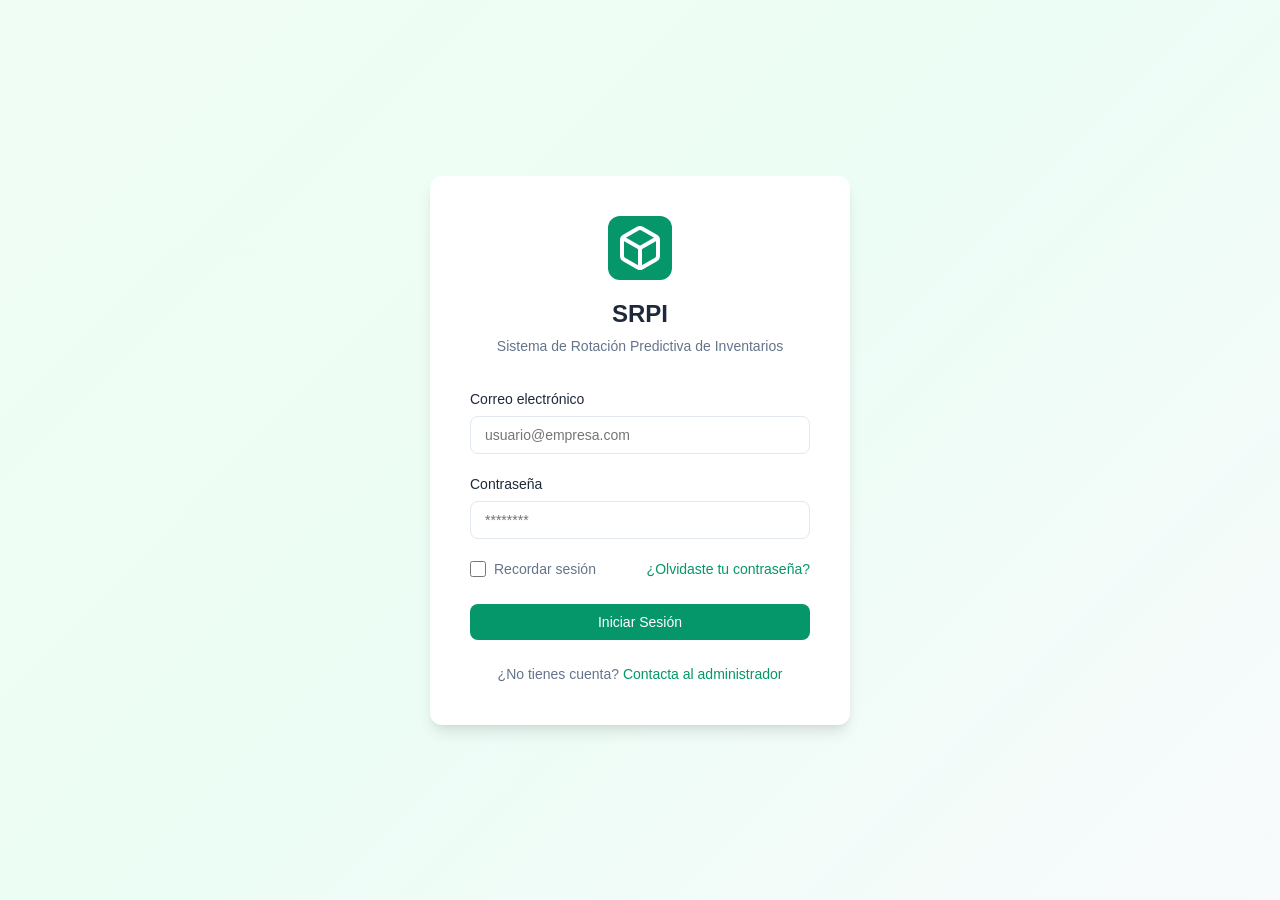
<file: index.html>
<!DOCTYPE html>
<html lang="es">
<head>
  <meta charset="UTF-8">
  <meta name="viewport" content="width=device-width, initial-scale=1.0">
  <title>SRPI - Sistema de Rotación Predictiva de Inventarios</title>
  <link rel="stylesheet" href="styles.css">
</head>
<body>
  <!-- Login Screen -->
  <div id="login-screen" class="screen active">
    <div class="login-container">
      <div class="login-box">
        <div class="login-header">
          <div class="logo">
            <svg width="48" height="48" viewBox="0 0 24 24" fill="none" stroke="currentColor" stroke-width="2">
              <path d="M21 16V8a2 2 0 0 0-1-1.73l-7-4a2 2 0 0 0-2 0l-7 4A2 2 0 0 0 3 8v8a2 2 0 0 0 1 1.73l7 4a2 2 0 0 0 2 0l7-4A2 2 0 0 0 21 16z"/>
              <polyline points="3.27 6.96 12 12.01 20.73 6.96"/>
              <line x1="12" y1="22.08" x2="12" y2="12"/>
            </svg>
          </div>
          <h1>SRPI</h1>
          <p>Sistema de Rotación Predictiva de Inventarios</p>
        </div>
        <form id="login-form">
          <div class="form-group">
            <label for="email">Correo electrónico</label>
            <input type="email" id="email" placeholder="usuario@empresa.com" required>
          </div>
          <div class="form-group">
            <label for="password">Contraseña</label>
            <input type="password" id="password" placeholder="********" required>
          </div>
          <div class="form-options">
            <label class="checkbox-label">
              <input type="checkbox" id="remember">
              <span>Recordar sesión</span>
            </label>
            <a href="#" class="forgot-link">¿Olvidaste tu contraseña?</a>
          </div>
          <button type="submit" class="btn btn-primary btn-full">Iniciar Sesión</button>
        </form>
        <p class="login-footer">¿No tienes cuenta? <a href="#">Contacta al administrador</a></p>
      </div>
    </div>
  </div>

  <!-- Main App -->
  <div id="app-container" class="hidden">
    <!-- Sidebar -->
    <aside class="sidebar">
      <div class="sidebar-header">
        <div class="logo-small">
          <svg width="32" height="32" viewBox="0 0 24 24" fill="none" stroke="currentColor" stroke-width="2">
            <path d="M21 16V8a2 2 0 0 0-1-1.73l-7-4a2 2 0 0 0-2 0l-7 4A2 2 0 0 0 3 8v8a2 2 0 0 0 1 1.73l7 4a2 2 0 0 0 2 0l7-4A2 2 0 0 0 21 16z"/>
            <polyline points="3.27 6.96 12 12.01 20.73 6.96"/>
            <line x1="12" y1="22.08" x2="12" y2="12"/>
          </svg>
        </div>
        <span class="logo-text">SRPI</span>
      </div>
      <nav class="sidebar-nav">
        <a href="#" class="nav-item active" data-screen="dashboard">
          <svg width="20" height="20" viewBox="0 0 24 24" fill="none" stroke="currentColor" stroke-width="2">
            <rect x="3" y="3" width="7" height="7"/>
            <rect x="14" y="3" width="7" height="7"/>
            <rect x="14" y="14" width="7" height="7"/>
            <rect x="3" y="14" width="7" height="7"/>
          </svg>
          <span>Dashboard</span>
        </a>
        <a href="#" class="nav-item" data-screen="productos">
          <svg width="20" height="20" viewBox="0 0 24 24" fill="none" stroke="currentColor" stroke-width="2">
            <path d="M6 2L3 6v14a2 2 0 0 0 2 2h14a2 2 0 0 0 2-2V6l-3-4z"/>
            <line x1="3" y1="6" x2="21" y2="6"/>
            <path d="M16 10a4 4 0 0 1-8 0"/>
          </svg>
          <span>Productos</span>
        </a>
        <a href="#" class="nav-item" data-screen="lotes">
          <svg width="20" height="20" viewBox="0 0 24 24" fill="none" stroke="currentColor" stroke-width="2">
            <path d="M21 16V8a2 2 0 0 0-1-1.73l-7-4a2 2 0 0 0-2 0l-7 4A2 2 0 0 0 3 8v8a2 2 0 0 0 1 1.73l7 4a2 2 0 0 0 2 0l7-4A2 2 0 0 0 21 16z"/>
          </svg>
          <span>Lotes</span>
        </a>
        <a href="#" class="nav-item" data-screen="ventas">
          <svg width="20" height="20" viewBox="0 0 24 24" fill="none" stroke="currentColor" stroke-width="2">
            <line x1="12" y1="1" x2="12" y2="23"/>
            <path d="M17 5H9.5a3.5 3.5 0 0 0 0 7h5a3.5 3.5 0 0 1 0 7H6"/>
          </svg>
          <span>Ventas</span>
        </a>
        <a href="#" class="nav-item" data-screen="inventario">
          <svg width="20" height="20" viewBox="0 0 24 24" fill="none" stroke="currentColor" stroke-width="2">
            <path d="M14 2H6a2 2 0 0 0-2 2v16a2 2 0 0 0 2 2h12a2 2 0 0 0 2-2V8z"/>
            <polyline points="14 2 14 8 20 8"/>
            <line x1="16" y1="13" x2="8" y2="13"/>
            <line x1="16" y1="17" x2="8" y2="17"/>
          </svg>
          <span>Inventario</span>
        </a>
        <a href="#" class="nav-item" data-screen="riesgo">
          <svg width="20" height="20" viewBox="0 0 24 24" fill="none" stroke="currentColor" stroke-width="2">
            <path d="M10.29 3.86L1.82 18a2 2 0 0 0 1.71 3h16.94a2 2 0 0 0 1.71-3L13.71 3.86a2 2 0 0 0-3.42 0z"/>
            <line x1="12" y1="9" x2="12" y2="13"/>
            <line x1="12" y1="17" x2="12.01" y2="17"/>
          </svg>
          <span>Riesgo Caducidad</span>
        </a>
        <a href="#" class="nav-item" data-screen="rotacion">
          <svg width="20" height="20" viewBox="0 0 24 24" fill="none" stroke="currentColor" stroke-width="2">
            <polyline points="23 4 23 10 17 10"/>
            <polyline points="1 20 1 14 7 14"/>
            <path d="M3.51 9a9 9 0 0 1 14.85-3.36L23 10M1 14l4.64 4.36A9 9 0 0 0 20.49 15"/>
          </svg>
          <span>Rotación</span>
        </a>
        <a href="#" class="nav-item" data-screen="pedidos">
          <svg width="20" height="20" viewBox="0 0 24 24" fill="none" stroke="currentColor" stroke-width="2">
            <circle cx="9" cy="21" r="1"/>
            <circle cx="20" cy="21" r="1"/>
            <path d="M1 1h4l2.68 13.39a2 2 0 0 0 2 1.61h9.72a2 2 0 0 0 2-1.61L23 6H6"/>
          </svg>
          <span>Pedidos</span>
        </a>
        <a href="#" class="nav-item" data-screen="reportes">
          <svg width="20" height="20" viewBox="0 0 24 24" fill="none" stroke="currentColor" stroke-width="2">
            <line x1="18" y1="20" x2="18" y2="10"/>
            <line x1="12" y1="20" x2="12" y2="4"/>
            <line x1="6" y1="20" x2="6" y2="14"/>
          </svg>
          <span>Reportes</span>
        </a>
      </nav>
      <div class="sidebar-footer">
        <div class="user-info">
          <div class="avatar">JD</div>
          <div class="user-details">
            <span class="user-name">Juan Díaz</span>
            <span class="user-role">Administrador</span>
          </div>
        </div>
        <button id="logout-btn" class="logout-btn">
          <svg width="20" height="20" viewBox="0 0 24 24" fill="none" stroke="currentColor" stroke-width="2">
            <path d="M9 21H5a2 2 0 0 1-2-2V5a2 2 0 0 1 2-2h4"/>
            <polyline points="16 17 21 12 16 7"/>
            <line x1="21" y1="12" x2="9" y2="12"/>
          </svg>
        </button>
      </div>
    </aside>

    <!-- Main Content -->
    <main class="main-content">
      <!-- Dashboard Screen -->
      <section id="dashboard-screen" class="content-screen active">
        <header class="content-header">
          <h1>Dashboard</h1>
          <p>Resumen del estado del inventario</p>
        </header>
        <div class="stats-grid">
          <div class="stat-card">
            <div class="stat-icon blue">
              <svg width="24" height="24" viewBox="0 0 24 24" fill="none" stroke="currentColor" stroke-width="2">
                <path d="M6 2L3 6v14a2 2 0 0 0 2 2h14a2 2 0 0 0 2-2V6l-3-4z"/>
                <line x1="3" y1="6" x2="21" y2="6"/>
                <path d="M16 10a4 4 0 0 1-8 0"/>
              </svg>
            </div>
            <div class="stat-info">
              <span id="stat-productos" class="stat-value">0</span>
              <span class="stat-label">Productos Totales</span>
            </div>
          </div>
          <div class="stat-card">
            <div class="stat-icon orange">
              <svg width="24" height="24" viewBox="0 0 24 24" fill="none" stroke="currentColor" stroke-width="2">
                <path d="M10.29 3.86L1.82 18a2 2 0 0 0 1.71 3h16.94a2 2 0 0 0 1.71-3L13.71 3.86a2 2 0 0 0-3.42 0z"/>
                <line x1="12" y1="9" x2="12" y2="13"/>
                <line x1="12" y1="17" x2="12.01" y2="17"/>
              </svg>
            </div>
            <div class="stat-info">
              <span id="stat-por-caducar" class="stat-value">0</span>
              <span class="stat-label">Por Caducar (7 días)</span>
            </div>
          </div>
          <div class="stat-card">
            <div class="stat-icon red">
              <svg width="24" height="24" viewBox="0 0 24 24" fill="none" stroke="currentColor" stroke-width="2">
                <circle cx="12" cy="12" r="10"/>
                <line x1="12" y1="8" x2="12" y2="12"/>
                <line x1="12" y1="16" x2="12.01" y2="16"/>
              </svg>
            </div>
            <div class="stat-info">
              <span id="stat-riesgo-critico" class="stat-value">0</span>
              <span class="stat-label">Riesgo Crítico</span>
            </div>
          </div>
          <div class="stat-card">
            <div class="stat-icon green">
              <svg width="24" height="24" viewBox="0 0 24 24" fill="none" stroke="currentColor" stroke-width="2">
                <line x1="12" y1="1" x2="12" y2="23"/>
                <path d="M17 5H9.5a3.5 3.5 0 0 0 0 7h5a3.5 3.5 0 0 1 0 7H6"/>
              </svg>
            </div>
            <div class="stat-info">
              <span id="stat-ventas-mes" class="stat-value">$0.00</span>
              <span class="stat-label">Ventas del Mes</span>
            </div>
          </div>
        </div>
        <div class="dashboard-grid">
          <div class="card">
            <div class="card-header">
              <h3>Alertas de Caducidad</h3>
              <span class="badge badge-warning">23 productos</span>
            </div>
            <div class="card-content">
              <table class="table">
                <thead>
                  <tr>
                    <th>Producto</th>
                    <th>Lote</th>
                    <th>Días Restantes</th>
                    <th>Estado</th>
                  </tr>
                </thead>
                <tbody id="alertas-tbody">
                </tbody>
              </table>
            </div>
          </div>
          <div class="card">
            <div class="card-header">
              <h3>Productos Más Vendidos</h3>
              <span class="badge badge-success">Este mes</span>
            </div>
            <div class="card-content">
              <div id="top-productos" class="product-list">
              </div>
            </div>
          </div>
        </div>
      </section>

      <!-- Productos Screen -->
      <section id="productos-screen" class="content-screen">
        <header class="content-header">
          <div>
            <h1>Gestión de Productos</h1>
            <p>Registro y administración de productos</p>
          </div>
          <button class="btn btn-primary" onclick="openModal('producto-modal')">
            <svg width="20" height="20" viewBox="0 0 24 24" fill="none" stroke="currentColor" stroke-width="2">
              <line x1="12" y1="5" x2="12" y2="19"/>
              <line x1="5" y1="12" x2="19" y2="12"/>
            </svg>
            Nuevo Producto
          </button>
        </header>
        <div class="card">
          <div class="card-header">
            <div class="search-box">
              <svg width="20" height="20" viewBox="0 0 24 24" fill="none" stroke="currentColor" stroke-width="2">
                <circle cx="11" cy="11" r="8"/>
                <line x1="21" y1="21" x2="16.65" y2="16.65"/>
              </svg>
              <input type="text" placeholder="Buscar producto...">
            </div>
            <select class="select">
              <option value="">Todas las categorías</option>
              <option value="lacteos">Lácteos</option>
              <option value="panaderia">Panadería</option>
              <option value="carnes">Carnes</option>
              <option value="frutas">Frutas y Verduras</option>
            </select>
          </div>
          <div class="card-content">
            <table class="table">
              <thead>
                <tr>
                  <th>Código</th>
                  <th>Nombre</th>
                  <th>Categoría</th>
                  <th>Precio</th>
                  <th>Stock</th>
                  <th>Acciones</th>
                </tr>
              </thead>
              <tbody id="productos-tbody">
                <tr>
                  <td>PRD-001</td>
                  <td>Leche Entera 1L</td>
                  <td>Lácteos</td>
                  <td>$2.50</td>
                  <td>450 unidades</td>
                  <td>
                    <div class="action-buttons">
                      <button class="btn-icon" title="Editar">
                        <svg width="16" height="16" viewBox="0 0 24 24" fill="none" stroke="currentColor" stroke-width="2">
                          <path d="M11 4H4a2 2 0 0 0-2 2v14a2 2 0 0 0 2 2h14a2 2 0 0 0 2-2v-7"/>
                          <path d="M18.5 2.5a2.121 2.121 0 0 1 3 3L12 15l-4 1 1-4 9.5-9.5z"/>
                        </svg>
                      </button>
                      <button class="btn-icon danger" title="Eliminar">
                        <svg width="16" height="16" viewBox="0 0 24 24" fill="none" stroke="currentColor" stroke-width="2">
                          <polyline points="3 6 5 6 21 6"/>
                          <path d="M19 6v14a2 2 0 0 1-2 2H7a2 2 0 0 1-2-2V6m3 0V4a2 2 0 0 1 2-2h4a2 2 0 0 1 2 2v2"/>
                        </svg>
                      </button>
                    </div>
                  </td>
                </tr>
                <tr>
                  <td>PRD-002</td>
                  <td>Yogurt Natural 200g</td>
                  <td>Lácteos</td>
                  <td>$1.80</td>
                  <td>320 unidades</td>
                  <td>
                    <div class="action-buttons">
                      <button class="btn-icon" title="Editar">
                        <svg width="16" height="16" viewBox="0 0 24 24" fill="none" stroke="currentColor" stroke-width="2">
                          <path d="M11 4H4a2 2 0 0 0-2 2v14a2 2 0 0 0 2 2h14a2 2 0 0 0 2-2v-7"/>
                          <path d="M18.5 2.5a2.121 2.121 0 0 1 3 3L12 15l-4 1 1-4 9.5-9.5z"/>
                        </svg>
                      </button>
                      <button class="btn-icon danger" title="Eliminar">
                        <svg width="16" height="16" viewBox="0 0 24 24" fill="none" stroke="currentColor" stroke-width="2">
                          <polyline points="3 6 5 6 21 6"/>
                          <path d="M19 6v14a2 2 0 0 1-2 2H7a2 2 0 0 1-2-2V6m3 0V4a2 2 0 0 1 2-2h4a2 2 0 0 1 2 2v2"/>
                        </svg>
                      </button>
                    </div>
                  </td>
                </tr>
                <tr>
                  <td>PRD-003</td>
                  <td>Pan Blanco 500g</td>
                  <td>Panadería</td>
                  <td>$1.20</td>
                  <td>180 unidades</td>
                  <td>
                    <div class="action-buttons">
                      <button class="btn-icon" title="Editar">
                        <svg width="16" height="16" viewBox="0 0 24 24" fill="none" stroke="currentColor" stroke-width="2">
                          <path d="M11 4H4a2 2 0 0 0-2 2v14a2 2 0 0 0 2 2h14a2 2 0 0 0 2-2v-7"/>
                          <path d="M18.5 2.5a2.121 2.121 0 0 1 3 3L12 15l-4 1 1-4 9.5-9.5z"/>
                        </svg>
                      </button>
                      <button class="btn-icon danger" title="Eliminar">
                        <svg width="16" height="16" viewBox="0 0 24 24" fill="none" stroke="currentColor" stroke-width="2">
                          <polyline points="3 6 5 6 21 6"/>
                          <path d="M19 6v14a2 2 0 0 1-2 2H7a2 2 0 0 1-2-2V6m3 0V4a2 2 0 0 1 2-2h4a2 2 0 0 1 2 2v2"/>
                        </svg>
                      </button>
                    </div>
                  </td>
                </tr>
                <tr>
                  <td>PRD-004</td>
                  <td>Queso Fresco 250g</td>
                  <td>Lácteos</td>
                  <td>$3.50</td>
                  <td>95 unidades</td>
                  <td>
                    <div class="action-buttons">
                      <button class="btn-icon" title="Editar">
                        <svg width="16" height="16" viewBox="0 0 24 24" fill="none" stroke="currentColor" stroke-width="2">
                          <path d="M11 4H4a2 2 0 0 0-2 2v14a2 2 0 0 0 2 2h14a2 2 0 0 0 2-2v-7"/>
                          <path d="M18.5 2.5a2.121 2.121 0 0 1 3 3L12 15l-4 1 1-4 9.5-9.5z"/>
                        </svg>
                      </button>
                      <button class="btn-icon danger" title="Eliminar">
                        <svg width="16" height="16" viewBox="0 0 24 24" fill="none" stroke="currentColor" stroke-width="2">
                          <polyline points="3 6 5 6 21 6"/>
                          <path d="M19 6v14a2 2 0 0 1-2 2H7a2 2 0 0 1-2-2V6m3 0V4a2 2 0 0 1 2-2h4a2 2 0 0 1 2 2v2"/>
                        </svg>
                      </button>
                    </div>
                  </td>
                </tr>
              </tbody>
            </table>
          </div>
        </div>
      </section>

      <!-- Lotes Screen -->
      <section id="lotes-screen" class="content-screen">
        <header class="content-header">
          <div>
            <h1>Gestión de Lotes</h1>
            <p>Control de lotes y fechas de caducidad</p>
          </div>
          <button class="btn btn-primary" onclick="openModal('lote-modal')">
            <svg width="20" height="20" viewBox="0 0 24 24" fill="none" stroke="currentColor" stroke-width="2">
              <line x1="12" y1="5" x2="12" y2="19"/>
              <line x1="5" y1="12" x2="19" y2="12"/>
            </svg>
            Nuevo Lote
          </button>
        </header>
        <div class="card">
          <div class="card-header">
            <div class="search-box">
              <svg width="20" height="20" viewBox="0 0 24 24" fill="none" stroke="currentColor" stroke-width="2">
                <circle cx="11" cy="11" r="8"/>
                <line x1="21" y1="21" x2="16.65" y2="16.65"/>
              </svg>
              <input type="text" placeholder="Buscar lote...">
            </div>
            <select class="select">
              <option value="">Todos los estados</option>
              <option value="critico">Crítico</option>
              <option value="urgente">Urgente</option>
              <option value="normal">Normal</option>
            </select>
          </div>
          <div class="card-content">
            <table class="table">
              <thead>
                <tr>
                  <th>Código Lote</th>
                  <th>Producto</th>
                  <th>Cantidad</th>
                  <th>F. Ingreso</th>
                  <th>F. Caducidad</th>
                  <th>Estado</th>
                  <th>Acciones</th>
                </tr>
              </thead>
              <tbody id="lotes-tbody">
                <tr>
                  <td>LT-2024-001</td>
                  <td>Leche Entera 1L</td>
                  <td>150 unidades</td>
                  <td>15/03/2024</td>
                  <td>22/03/2024</td>
                  <td><span class="badge badge-danger">Crítico</span></td>
                  <td>
                    <div class="action-buttons">
                      <button class="btn-icon" title="Ver detalles">
                        <svg width="16" height="16" viewBox="0 0 24 24" fill="none" stroke="currentColor" stroke-width="2">
                          <path d="M1 12s4-8 11-8 11 8 11 8-4 8-11 8-11-8-11-8z"/>
                          <circle cx="12" cy="12" r="3"/>
                        </svg>
                      </button>
                      <button class="btn-icon" title="Editar">
                        <svg width="16" height="16" viewBox="0 0 24 24" fill="none" stroke="currentColor" stroke-width="2">
                          <path d="M11 4H4a2 2 0 0 0-2 2v14a2 2 0 0 0 2 2h14a2 2 0 0 0 2-2v-7"/>
                          <path d="M18.5 2.5a2.121 2.121 0 0 1 3 3L12 15l-4 1 1-4 9.5-9.5z"/>
                        </svg>
                      </button>
                    </div>
                  </td>
                </tr>
                <tr>
                  <td>YG-2024-015</td>
                  <td>Yogurt Natural</td>
                  <td>80 unidades</td>
                  <td>14/03/2024</td>
                  <td>24/03/2024</td>
                  <td><span class="badge badge-warning">Urgente</span></td>
                  <td>
                    <div class="action-buttons">
                      <button class="btn-icon" title="Ver detalles">
                        <svg width="16" height="16" viewBox="0 0 24 24" fill="none" stroke="currentColor" stroke-width="2">
                          <path d="M1 12s4-8 11-8 11 8 11 8-4 8-11 8-11-8-11-8z"/>
                          <circle cx="12" cy="12" r="3"/>
                        </svg>
                      </button>
                      <button class="btn-icon" title="Editar">
                        <svg width="16" height="16" viewBox="0 0 24 24" fill="none" stroke="currentColor" stroke-width="2">
                          <path d="M11 4H4a2 2 0 0 0-2 2v14a2 2 0 0 0 2 2h14a2 2 0 0 0 2-2v-7"/>
                          <path d="M18.5 2.5a2.121 2.121 0 0 1 3 3L12 15l-4 1 1-4 9.5-9.5z"/>
                        </svg>
                      </button>
                    </div>
                  </td>
                </tr>
                <tr>
                  <td>QF-2024-008</td>
                  <td>Queso Fresco</td>
                  <td>45 unidades</td>
                  <td>12/03/2024</td>
                  <td>25/03/2024</td>
                  <td><span class="badge badge-warning">Urgente</span></td>
                  <td>
                    <div class="action-buttons">
                      <button class="btn-icon" title="Ver detalles">
                        <svg width="16" height="16" viewBox="0 0 24 24" fill="none" stroke="currentColor" stroke-width="2">
                          <path d="M1 12s4-8 11-8 11 8 11 8-4 8-11 8-11-8-11-8z"/>
                          <circle cx="12" cy="12" r="3"/>
                        </svg>
                      </button>
                      <button class="btn-icon" title="Editar">
                        <svg width="16" height="16" viewBox="0 0 24 24" fill="none" stroke="currentColor" stroke-width="2">
                          <path d="M11 4H4a2 2 0 0 0-2 2v14a2 2 0 0 0 2 2h14a2 2 0 0 0 2-2v-7"/>
                          <path d="M18.5 2.5a2.121 2.121 0 0 1 3 3L12 15l-4 1 1-4 9.5-9.5z"/>
                        </svg>
                      </button>
                    </div>
                  </td>
                </tr>
                <tr>
                  <td>PN-2024-022</td>
                  <td>Pan Integral</td>
                  <td>60 unidades</td>
                  <td>18/03/2024</td>
                  <td>30/03/2024</td>
                  <td><span class="badge badge-success">Normal</span></td>
                  <td>
                    <div class="action-buttons">
                      <button class="btn-icon" title="Ver detalles">
                        <svg width="16" height="16" viewBox="0 0 24 24" fill="none" stroke="currentColor" stroke-width="2">
                          <path d="M1 12s4-8 11-8 11 8 11 8-4 8-11 8-11-8-11-8z"/>
                          <circle cx="12" cy="12" r="3"/>
                        </svg>
                      </button>
                      <button class="btn-icon" title="Editar">
                        <svg width="16" height="16" viewBox="0 0 24 24" fill="none" stroke="currentColor" stroke-width="2">
                          <path d="M11 4H4a2 2 0 0 0-2 2v14a2 2 0 0 0 2 2h14a2 2 0 0 0 2-2v-7"/>
                          <path d="M18.5 2.5a2.121 2.121 0 0 1 3 3L12 15l-4 1 1-4 9.5-9.5z"/>
                        </svg>
                      </button>
                    </div>
                  </td>
                </tr>
              </tbody>
            </table>
          </div>
        </div>
      </section>

      <!-- Ventas Screen -->
      <section id="ventas-screen" class="content-screen">
        <header class="content-header">
          <div>
            <h1>Registro de Ventas</h1>
            <p>Gestión de ventas e historial</p>
          </div>
          <button class="btn btn-primary" onclick="openModal('venta-modal')">
            <svg width="20" height="20" viewBox="0 0 24 24" fill="none" stroke="currentColor" stroke-width="2">
              <line x1="12" y1="5" x2="12" y2="19"/>
              <line x1="5" y1="12" x2="19" y2="12"/>
            </svg>
            Nueva Venta
          </button>
        </header>
        <div class="stats-grid stats-grid-3">
          <div class="stat-card">
            <div class="stat-icon green">
              <svg width="24" height="24" viewBox="0 0 24 24" fill="none" stroke="currentColor" stroke-width="2">
                <line x1="12" y1="1" x2="12" y2="23"/>
                <path d="M17 5H9.5a3.5 3.5 0 0 0 0 7h5a3.5 3.5 0 0 1 0 7H6"/>
              </svg>
            </div>
            <div class="stat-info">
              <span id="stat-ventas-hoy" class="stat-value">$0.00</span>
              <span class="stat-label">Ventas Hoy</span>
            </div>
          </div>
          <div class="stat-card">
            <div class="stat-icon blue">
              <svg width="24" height="24" viewBox="0 0 24 24" fill="none" stroke="currentColor" stroke-width="2">
                <circle cx="9" cy="21" r="1"/>
                <circle cx="20" cy="21" r="1"/>
                <path d="M1 1h4l2.68 13.39a2 2 0 0 0 2 1.61h9.72a2 2 0 0 0 2-1.61L23 6H6"/>
              </svg>
            </div>
            <div class="stat-info">
              <span id="stat-transacciones" class="stat-value">0</span>
              <span class="stat-label">Transacciones</span>
            </div>
          </div>
          <div class="stat-card">
            <div class="stat-icon orange">
              <svg width="24" height="24" viewBox="0 0 24 24" fill="none" stroke="currentColor" stroke-width="2">
                <line x1="18" y1="20" x2="18" y2="10"/>
                <line x1="12" y1="20" x2="12" y2="4"/>
                <line x1="6" y1="20" x2="6" y2="14"/>
              </svg>
            </div>
            <div class="stat-info">
              <span id="stat-promedio-venta" class="stat-value">$0.00</span>
              <span class="stat-label">Promedio/Venta</span>
            </div>
          </div>
        </div>
        <div class="card">
          <div class="card-header">
            <h3>Historial de Ventas</h3>
            <div class="header-actions">
              <input type="date" class="input-date">
              <button class="btn btn-outline">Exportar</button>
            </div>
          </div>
          <div class="card-content">
            <table class="table">
              <thead>
                <tr>
                  <th>ID Venta</th>
                  <th>Fecha/Hora</th>
                  <th>Productos</th>
                  <th>Total</th>
                  <th>Estado</th>
                  <th>Acciones</th>
                </tr>
              </thead>
              <tbody id="ventas-tbody">
              </tbody>
            </table>
          </div>
        </div>
      </section>

      <!-- Inventario Screen -->
      <section id="inventario-screen" class="content-screen">
        <header class="content-header">
          <div>
            <h1>Estado del Inventario</h1>
            <p>Consulta del stock actual por producto</p>
          </div>
          <button class="btn btn-outline">
            <svg width="20" height="20" viewBox="0 0 24 24" fill="none" stroke="currentColor" stroke-width="2">
              <path d="M21 15v4a2 2 0 0 1-2 2H5a2 2 0 0 1-2-2v-4"/>
              <polyline points="7 10 12 15 17 10"/>
              <line x1="12" y1="15" x2="12" y2="3"/>
            </svg>
            Exportar Inventario
          </button>
        </header>
        <div class="card">
          <div class="card-header">
            <div class="search-box">
              <svg width="20" height="20" viewBox="0 0 24 24" fill="none" stroke="currentColor" stroke-width="2">
                <circle cx="11" cy="11" r="8"/>
                <line x1="21" y1="21" x2="16.65" y2="16.65"/>
              </svg>
              <input type="text" placeholder="Buscar en inventario...">
            </div>
            <div class="filter-group">
              <select class="select">
                <option value="">Todas las categorías</option>
                <option value="lacteos">Lácteos</option>
                <option value="panaderia">Panadería</option>
                <option value="carnes">Carnes</option>
              </select>
              <select class="select">
                <option value="">Todos los niveles</option>
                <option value="bajo">Stock Bajo</option>
                <option value="normal">Stock Normal</option>
                <option value="alto">Stock Alto</option>
              </select>
            </div>
          </div>
          <div class="card-content">
            <table class="table">
              <thead>
                <tr>
                  <th>Código</th>
                  <th>Producto</th>
                  <th>Categoría</th>
                  <th>Stock Actual</th>
                  <th>Stock Mínimo</th>
                  <th>Nivel</th>
                  <th>Valor Total</th>
                </tr>
              </thead>
              <tbody id="inventario-tbody">
              </tbody>
            </table>
          </div>
        </div>
      </section>

      <!-- Riesgo Screen -->
      <section id="riesgo-screen" class="content-screen">
        <header class="content-header">
          <div>
            <h1>Riesgo de Caducidad</h1>
            <p>Índice de riesgo y productos prioritarios</p>
          </div>
          <button class="btn btn-primary" id="calcular-riesgo-btn">
            <svg width="20" height="20" viewBox="0 0 24 24" fill="none" stroke="currentColor" stroke-width="2">
              <polyline points="23 4 23 10 17 10"/>
              <path d="M20.49 15a9 9 0 1 1-2.12-9.36L23 10"/>
            </svg>
            Calcular Índice de Riesgo
          </button>
        </header>
        <div class="stats-grid stats-grid-3">
          <div class="stat-card card-danger">
            <div class="stat-icon red">
              <svg width="24" height="24" viewBox="0 0 24 24" fill="none" stroke="currentColor" stroke-width="2">
                <circle cx="12" cy="12" r="10"/>
                <line x1="12" y1="8" x2="12" y2="12"/>
                <line x1="12" y1="16" x2="12.01" y2="16"/>
              </svg>
            </div>
            <div class="stat-info">
              <span id="stat-riesgo-critico-screen" class="stat-value">0</span>
              <span class="stat-label">Riesgo Crítico</span>
            </div>
          </div>
          <div class="stat-card card-warning">
            <div class="stat-icon orange">
              <svg width="24" height="24" viewBox="0 0 24 24" fill="none" stroke="currentColor" stroke-width="2">
                <path d="M10.29 3.86L1.82 18a2 2 0 0 0 1.71 3h16.94a2 2 0 0 0 1.71-3L13.71 3.86a2 2 0 0 0-3.42 0z"/>
                <line x1="12" y1="9" x2="12" y2="13"/>
                <line x1="12" y1="17" x2="12.01" y2="17"/>
              </svg>
            </div>
            <div class="stat-info">
              <span id="stat-riesgo-alto-screen" class="stat-value">0</span>
              <span class="stat-label">Riesgo Alto</span>
            </div>
          </div>
          <div class="stat-card card-info">
            <div class="stat-icon blue">
              <svg width="24" height="24" viewBox="0 0 24 24" fill="none" stroke="currentColor" stroke-width="2">
                <circle cx="12" cy="12" r="10"/>
                <line x1="12" y1="16" x2="12" y2="12"/>
                <line x1="12" y1="8" x2="12.01" y2="8"/>
              </svg>
            </div>
            <div class="stat-info">
              <span id="stat-riesgo-moderado-screen" class="stat-value">0</span>
              <span class="stat-label">Riesgo Moderado</span>
            </div>
          </div>
        </div>
        <div class="card">
          <div class="card-header">
            <h3>Productos por Índice de Riesgo</h3>
            <div class="legend">
              <span class="legend-item"><span class="dot danger"></span> Crítico (≤ 7 días)</span>
              <span class="legend-item"><span class="dot warning"></span> Alto (8-30 días)</span>
              <span class="legend-item"><span class="dot info"></span> Moderado (> 30 días)</span>
            </div>
          </div>
          <div class="card-content">
            <table class="table">
              <thead>
                <tr>
                  <th>Producto</th>
                  <th>Lote</th>
                  <th>Días Restantes</th>
                  <th>Stock</th>
                  <th>Vel. Venta</th>
                  <th>Índice Riesgo</th>
                  <th>Acción Sugerida</th>
                </tr>
              </thead>
              <tbody id="riesgo-tbody">
              </tbody>
            </table>
          </div>
        </div>
      </section>

      <!-- Rotacion Screen -->
      <section id="rotacion-screen" class="content-screen">
        <header class="content-header">
          <div>
            <h1>Rotación de Productos</h1>
            <p>Priorización de productos a vender</p>
          </div>
          <button class="btn btn-primary">
            <svg width="20" height="20" viewBox="0 0 24 24" fill="none" stroke="currentColor" stroke-width="2">
              <polyline points="23 4 23 10 17 10"/>
              <polyline points="1 20 1 14 7 14"/>
              <path d="M3.51 9a9 9 0 0 1 14.85-3.36L23 10M1 14l4.64 4.36A9 9 0 0 0 20.49 15"/>
            </svg>
            Actualizar Prioridades
          </button>
        </header>
        <div class="card info-card">
          <div class="info-icon">
            <svg width="24" height="24" viewBox="0 0 24 24" fill="none" stroke="currentColor" stroke-width="2">
              <circle cx="12" cy="12" r="10"/>
              <line x1="12" y1="16" x2="12" y2="12"/>
              <line x1="12" y1="8" x2="12.01" y2="8"/>
            </svg>
          </div>
          <div class="info-content">
            <h4>Sistema FEFO Activo</h4>
            <p>Los productos se ordenan automáticamente por fecha de caducidad (First Expired, First Out) y nivel de riesgo calculado.</p>
          </div>
        </div>
        <div class="card">
          <div class="card-header">
            <h3>Cola de Prioridad de Venta</h3>
            <span class="badge badge-primary">Ordenado por prioridad</span>
          </div>
          <div class="card-content">
            <div class="priority-list">
              <div id="priority-list" class="priority-list">
              </div>
            </div>
          </div>
        </div>
      </section>

      <!-- Pedidos Screen -->
      <section id="pedidos-screen" class="content-screen">
        <header class="content-header">
          <div>
            <h1>Estimación de Pedidos</h1>
            <p>Recomendaciones basadas en demanda histórica</p>
          </div>
          <button class="btn btn-primary">
            <svg width="20" height="20" viewBox="0 0 24 24" fill="none" stroke="currentColor" stroke-width="2">
              <polyline points="23 4 23 10 17 10"/>
              <path d="M20.49 15a9 9 0 1 1-2.12-9.36L23 10"/>
            </svg>
            Recalcular Estimaciones
          </button>
        </header>
        <div class="card info-card success">
          <div class="info-icon">
            <svg width="24" height="24" viewBox="0 0 24 24" fill="none" stroke="currentColor" stroke-width="2">
              <path d="M22 11.08V12a10 10 0 1 1-5.93-9.14"/>
              <polyline points="22 4 12 14.01 9 11.01"/>
            </svg>
          </div>
          <div class="info-content">
            <h4>Análisis Predictivo Activo</h4>
            <p>Las estimaciones se calculan usando el historial de ventas de los últimos 90 días y patrones estacionales.</p>
          </div>
        </div>
        <div class="card">
          <div class="card-header">
            <h3>Recomendaciones de Pedido</h3>
            <div class="header-actions">
              <select id="pedido-interval-select" class="select">
                <option value="7">Próximos 7 días</option>
                <option value="14">Próximos 14 días</option>
                <option value="30">Próximos 30 días</option>
              </select>
              <button id="recalcular-pedidos-btn" class="btn btn-outline">
                <svg width="16" height="16" viewBox="0 0 24 24" fill="none" stroke="currentColor" stroke-width="2">
                  <path d="M21 15v4a2 2 0 0 1-2 2H5a2 2 0 0 1-2-2v-4"/>
                  <polyline points="7 10 12 15 17 10"/>
                  <line x1="12" y1="15" x2="12" y2="3"/>
                </svg>
                Recalcular
              </button>
            </div>
          </div>
          <div class="card-content">
            <table class="table">
              <thead>
                <tr>
                  <th>Producto</th>
                  <th>Stock Actual</th>
                  <th>Demanda Est.</th>
                  <th>Días Cobertura</th>
                  <th>Cantidad Sugerida</th>
                  <th>Urgencia</th>
                  <th>Acción</th>
                </tr>
              </thead>
              <tbody id="pedidos-tbody">
              </tbody>
            </table>
          </div>
        </div>
      </section>

      <!-- Reportes Screen -->
      <section id="reportes-screen" class="content-screen">
        <header class="content-header">
          <div>
            <h1>Reportes y Análisis</h1>
            <p>Generación de reportes analíticos</p>
          </div>
        </header>
        <div class="reports-grid">
          <div class="report-card">
            <div class="report-icon blue">
              <svg width="32" height="32" viewBox="0 0 24 24" fill="none" stroke="currentColor" stroke-width="2">
                <line x1="18" y1="20" x2="18" y2="10"/>
                <line x1="12" y1="20" x2="12" y2="4"/>
                <line x1="6" y1="20" x2="6" y2="14"/>
              </svg>
            </div>
            <h3>Reporte de Ventas</h3>
            <p>Análisis detallado de ventas por período, producto y categoría</p>
            <div class="report-options">
              <select class="select">
                <option>Última semana</option>
                <option>Último mes</option>
                <option>Último trimestre</option>
              </select>
              <button class="btn btn-primary btn-full">Generar Reporte</button>
            </div>
          </div>
          <div class="report-card">
            <div class="report-icon orange">
              <svg width="32" height="32" viewBox="0 0 24 24" fill="none" stroke="currentColor" stroke-width="2">
                <path d="M10.29 3.86L1.82 18a2 2 0 0 0 1.71 3h16.94a2 2 0 0 0 1.71-3L13.71 3.86a2 2 0 0 0-3.42 0z"/>
                <line x1="12" y1="9" x2="12" y2="13"/>
                <line x1="12" y1="17" x2="12.01" y2="17"/>
              </svg>
            </div>
            <h3>Reporte de Mermas</h3>
            <p>Productos caducados y pérdidas económicas por período</p>
            <div class="report-options">
              <select class="select">
                <option>Última semana</option>
                <option>Último mes</option>
                <option>Último trimestre</option>
              </select>
              <button class="btn btn-primary btn-full">Generar Reporte</button>
            </div>
          </div>
          <div class="report-card">
            <div class="report-icon green">
              <svg width="32" height="32" viewBox="0 0 24 24" fill="none" stroke="currentColor" stroke-width="2">
                <polyline points="23 4 23 10 17 10"/>
                <polyline points="1 20 1 14 7 14"/>
                <path d="M3.51 9a9 9 0 0 1 14.85-3.36L23 10M1 14l4.64 4.36A9 9 0 0 0 20.49 15"/>
              </svg>
            </div>
            <h3>Reporte de Rotación</h3>
            <p>Eficiencia de rotación de inventario y tendencias</p>
            <div class="report-options">
              <select class="select">
                <option>Última semana</option>
                <option>Último mes</option>
                <option>Último trimestre</option>
              </select>
              <button class="btn btn-primary btn-full">Generar Reporte</button>
            </div>
          </div>
          <div class="report-card">
            <div class="report-icon purple">
              <svg width="32" height="32" viewBox="0 0 24 24" fill="none" stroke="currentColor" stroke-width="2">
                <path d="M21.21 15.89A10 10 0 1 1 8 2.83"/>
                <path d="M22 12A10 10 0 0 0 12 2v10z"/>
              </svg>
            </div>
            <h3>Reporte de Inventario</h3>
            <p>Estado actual del inventario, valorización y niveles de stock</p>
            <div class="report-options">
              <select class="select">
                <option>Vista actual</option>
                <option>Comparativo mensual</option>
              </select>
              <button class="btn btn-primary btn-full">Generar Reporte</button>
            </div>
          </div>
        </div>
      </section>
    </main>
  </div>

  <!-- Modal: Nuevo Producto -->
  <div id="producto-modal" class="modal">
    <div class="modal-content">
      <div class="modal-header">
        <h2>Nuevo Producto</h2>
        <button class="modal-close" onclick="closeModal('producto-modal')">&times;</button>
      </div>
      <form class="modal-form">
        <div class="form-row">
          <div class="form-group">
            <label>Código del Producto</label>
            <input type="text" name="codigo" placeholder="PRD-XXX" required>
          </div>
          <div class="form-group">
            <label>Nombre del Producto</label>
            <input type="text" name="nombre" placeholder="Nombre del producto" required>
          </div>
        </div>
        <div class="form-row">
          <div class="form-group">
            <label>Categoría</label>
            <select name="categoria" required>
              <option value="">Seleccionar categoría</option>
              <option value="lacteos">Lácteos</option>
              <option value="panaderia">Panadería</option>
              <option value="carnes">Carnes</option>
              <option value="frutas">Frutas y Verduras</option>
            </select>
          </div>
          <div class="form-group">
            <label>Precio Unitario</label>
            <input type="number" name="precio" step="0.01" placeholder="0.00" required>
          </div>
        </div>
        <div class="form-row">
          <div class="form-group">
            <label>Stock Mínimo</label>
            <input type="number" name="stock_min" placeholder="0" required>
          </div>
          <div class="form-group">
            <label>Unidad de Medida</label>
            <select name="unidad" required>
              <option value="">Seleccionar unidad</option>
              <option value="unidad">Unidad</option>
              <option value="kg">Kilogramo</option>
              <option value="litro">Litro</option>
              <option value="paquete">Paquete</option>
            </select>
          </div>
        </div>
        <div class="form-group">
          <label>Descripción</label>
          <textarea name="descripcion" placeholder="Descripción del producto (opcional)"></textarea>
        </div>
        <div class="modal-actions">
          <button type="button" class="btn btn-outline" onclick="closeModal('producto-modal')">Cancelar</button>
          <button type="submit" class="btn btn-primary">Guardar Producto</button>
        </div>
      </form>
    </div>
  </div>

  <!-- Modal: Nuevo Lote -->
  <div id="lote-modal" class="modal">
    <div class="modal-content">
      <div class="modal-header">
        <h2>Nuevo Lote</h2>
        <button class="modal-close" onclick="closeModal('lote-modal')">&times;</button>
      </div>
      <form class="modal-form">
        <div class="form-row">
          <div class="form-group">
            <label>Código del Lote</label>
            <input type="text" name="codigo" placeholder="LT-YYYY-XXX" required>
          </div>
          <div class="form-group">
            <label>Producto</label>
            <select id="lote-product-select" name="producto" required>
              <option value="">Seleccionar producto</option>
            </select>
          </div>
        </div>
        <div class="form-row">
          <div class="form-group">
            <label>Cantidad</label>
            <input type="number" name="cantidad" placeholder="0" required>
          </div>
          <div class="form-group">
            <label>Costo Unitario</label>
            <input type="number" name="costo" step="0.01" placeholder="0.00" required>
          </div>
        </div>
        <div class="form-row">
          <div class="form-group">
            <label>Fecha de Ingreso</label>
            <input type="date" name="fecha_ingreso" required>
          </div>
          <div class="form-group">
            <label>Fecha de Caducidad</label>
            <input type="date" name="fecha_caducidad" required>
          </div>
        </div>
        <div class="form-group">
          <label>Proveedor</label>
          <input type="text" name="proveedor" placeholder="Nombre del proveedor">
        </div>
        <div class="modal-actions">
          <button type="button" class="btn btn-outline" onclick="closeModal('lote-modal')">Cancelar</button>
          <button type="submit" class="btn btn-primary">Guardar Lote</button>
        </div>
      </form>
    </div>
  </div>

  <!-- Modal: Nueva Venta -->
  <div id="venta-modal" class="modal">
    <div class="modal-content modal-large">
      <div class="modal-header">
        <h2>Nueva Venta</h2>
        <button class="modal-close" onclick="closeModal('venta-modal')">&times;</button>
      </div>
      <form class="modal-form">
        <div class="venta-grid">
          <div class="venta-productos">
            <h4>Agregar Productos</h4>
            <div class="search-box">
              <svg width="20" height="20" viewBox="0 0 24 24" fill="none" stroke="currentColor" stroke-width="2">
                <circle cx="11" cy="11" r="8"/>
                <line x1="21" y1="21" x2="16.65" y2="16.65"/>
              </svg>
              <input type="text" placeholder="Buscar producto...">
            </div>
            <div id="producto-quick-list" class="producto-quick-list">
            </div>
          </div>
          <div class="venta-carrito">
            <h4>Carrito de Venta</h4>
            <div id="venta-carrito-items" class="carrito-items"></div>
            <div class="carrito-total">
              <span>Total:</span>
              <span id="venta-total-value" class="total-value">$0.00</span>
            </div>
          </div>
        </div>
        <div class="modal-actions">
          <button type="button" class="btn btn-outline" onclick="closeModal('venta-modal')">Cancelar</button>
          <button type="submit" class="btn btn-primary">Registrar Venta</button>
        </div>
      </form>
    </div>
  </div>

  <script src="app.js"></script>
</body>
</html>
</file>
<file: styles.css>
/* === CSS Variables === */
:root {
  --primary: #059669;
  --primary-dark: #047857;
  --primary-light: #d1fae5;
  
  --background: #f8fafc;
  --surface: #ffffff;
  --border: #e2e8f0;
  
  --text-primary: #1e293b;
  --text-secondary: #64748b;
  --text-muted: #94a3b8;
  
  --danger: #dc2626;
  --danger-light: #fef2f2;
  --warning: #f59e0b;
  --warning-light: #fffbeb;
  --info: #3b82f6;
  --info-light: #eff6ff;
  --success: #22c55e;
  --success-light: #f0fdf4;
  
  --radius: 8px;
  --radius-lg: 12px;
  --shadow-sm: 0 1px 2px rgba(0, 0, 0, 0.05);
  --shadow: 0 1px 3px rgba(0, 0, 0, 0.1), 0 1px 2px rgba(0, 0, 0, 0.06);
  --shadow-lg: 0 10px 15px -3px rgba(0, 0, 0, 0.1), 0 4px 6px -2px rgba(0, 0, 0, 0.05);
}

/* === Reset & Base === */
*, *::before, *::after {
  box-sizing: border-box;
  margin: 0;
  padding: 0;
}

body {
  font-family: 'Inter', -apple-system, BlinkMacSystemFont, 'Segoe UI', Roboto, sans-serif;
  background-color: var(--background);
  color: var(--text-primary);
  line-height: 1.5;
}

a {
  color: var(--primary);
  text-decoration: none;
}

a:hover {
  text-decoration: underline;
}

/* === Utilities === */
.hidden {
  display: none !important;
}

.text-muted {
  color: var(--text-muted);
}

/* === Login Screen === */
.login-container {
  min-height: 100vh;
  display: flex;
  align-items: center;
  justify-content: center;
  background: linear-gradient(135deg, #f0fdf4 0%, #ecfdf5 50%, #f8fafc 100%);
  padding: 20px;
}

.login-box {
  background: var(--surface);
  border-radius: var(--radius-lg);
  box-shadow: var(--shadow-lg);
  padding: 40px;
  width: 100%;
  max-width: 420px;
}

.login-header {
  text-align: center;
  margin-bottom: 32px;
}

.login-header .logo {
  width: 64px;
  height: 64px;
  background: var(--primary);
  border-radius: var(--radius-lg);
  display: flex;
  align-items: center;
  justify-content: center;
  margin: 0 auto 16px;
  color: white;
}

.login-header h1 {
  font-size: 24px;
  font-weight: 700;
  color: var(--text-primary);
  margin-bottom: 4px;
}

.login-header p {
  color: var(--text-secondary);
  font-size: 14px;
}

.form-group {
  margin-bottom: 20px;
}

.form-group label {
  display: block;
  font-size: 14px;
  font-weight: 500;
  color: var(--text-primary);
  margin-bottom: 6px;
}

.form-group input,
.form-group select,
.form-group textarea {
  width: 100%;
  padding: 10px 14px;
  border: 1px solid var(--border);
  border-radius: var(--radius);
  font-size: 14px;
  color: var(--text-primary);
  transition: border-color 0.2s, box-shadow 0.2s;
}

.form-group input:focus,
.form-group select:focus,
.form-group textarea:focus {
  outline: none;
  border-color: var(--primary);
  box-shadow: 0 0 0 3px var(--primary-light);
}

.form-group textarea {
  min-height: 80px;
  resize: vertical;
}

.form-options {
  display: flex;
  justify-content: space-between;
  align-items: center;
  margin-bottom: 24px;
}

.checkbox-label {
  display: flex;
  align-items: center;
  gap: 8px;
  font-size: 14px;
  color: var(--text-secondary);
  cursor: pointer;
}

.checkbox-label input[type="checkbox"] {
  width: 16px;
  height: 16px;
  accent-color: var(--primary);
}

.forgot-link {
  font-size: 14px;
  color: var(--primary);
}

.login-footer {
  text-align: center;
  margin-top: 24px;
  font-size: 14px;
  color: var(--text-secondary);
}

/* === Buttons === */
.btn {
  display: inline-flex;
  align-items: center;
  justify-content: center;
  gap: 8px;
  padding: 10px 20px;
  font-size: 14px;
  font-weight: 500;
  border-radius: var(--radius);
  border: none;
  cursor: pointer;
  transition: all 0.2s;
}

.btn-primary {
  background: var(--primary);
  color: white;
}

.btn-primary:hover {
  background: var(--primary-dark);
}

.btn-outline {
  background: transparent;
  border: 1px solid var(--border);
  color: var(--text-primary);
}

.btn-outline:hover {
  background: var(--background);
}

.btn-danger {
  background: var(--danger);
  color: white;
}

.btn-danger:hover {
  background: #b91c1c;
}

.btn-warning {
  background: var(--warning);
  color: white;
}

.btn-warning:hover {
  background: #d97706;
}

.btn-full {
  width: 100%;
}

.btn-sm {
  padding: 6px 12px;
  font-size: 13px;
}

.btn-icon {
  width: 32px;
  height: 32px;
  padding: 0;
  display: flex;
  align-items: center;
  justify-content: center;
  background: transparent;
  border: 1px solid var(--border);
  border-radius: var(--radius);
  color: var(--text-secondary);
  cursor: pointer;
  transition: all 0.2s;
}

.btn-icon:hover {
  background: var(--background);
  color: var(--text-primary);
}

.btn-icon.danger:hover {
  background: var(--danger-light);
  color: var(--danger);
  border-color: var(--danger);
}

.btn-icon.small {
  width: 24px;
  height: 24px;
}

/* === App Layout === */
#app-container {
  display: flex;
  min-height: 100vh;
}

/* === Sidebar === */
.sidebar {
  width: 260px;
  background: var(--surface);
  border-right: 1px solid var(--border);
  display: flex;
  flex-direction: column;
  position: fixed;
  height: 100vh;
  z-index: 100;
}

.sidebar-header {
  display: flex;
  align-items: center;
  gap: 12px;
  padding: 20px;
  border-bottom: 1px solid var(--border);
}

.logo-small {
  width: 40px;
  height: 40px;
  background: var(--primary);
  border-radius: var(--radius);
  display: flex;
  align-items: center;
  justify-content: center;
  color: white;
}

.logo-text {
  font-size: 20px;
  font-weight: 700;
  color: var(--text-primary);
}

.sidebar-nav {
  flex: 1;
  padding: 16px 12px;
  overflow-y: auto;
}

.nav-item {
  display: flex;
  align-items: center;
  gap: 12px;
  padding: 12px 16px;
  border-radius: var(--radius);
  color: var(--text-secondary);
  font-size: 14px;
  font-weight: 500;
  transition: all 0.2s;
  text-decoration: none;
  margin-bottom: 4px;
}

.nav-item:hover {
  background: var(--background);
  color: var(--text-primary);
  text-decoration: none;
}

.nav-item.active {
  background: var(--primary-light);
  color: var(--primary);
}

.sidebar-footer {
  padding: 16px;
  border-top: 1px solid var(--border);
  display: flex;
  align-items: center;
  justify-content: space-between;
}

.user-info {
  display: flex;
  align-items: center;
  gap: 12px;
}

.avatar {
  width: 40px;
  height: 40px;
  background: var(--primary);
  color: white;
  border-radius: 50%;
  display: flex;
  align-items: center;
  justify-content: center;
  font-size: 14px;
  font-weight: 600;
}

.user-details {
  display: flex;
  flex-direction: column;
}

.user-name {
  font-size: 14px;
  font-weight: 500;
  color: var(--text-primary);
}

.user-role {
  font-size: 12px;
  color: var(--text-secondary);
}

.logout-btn {
  width: 36px;
  height: 36px;
  display: flex;
  align-items: center;
  justify-content: center;
  background: transparent;
  border: 1px solid var(--border);
  border-radius: var(--radius);
  color: var(--text-secondary);
  cursor: pointer;
  transition: all 0.2s;
}

.logout-btn:hover {
  background: var(--danger-light);
  border-color: var(--danger);
  color: var(--danger);
}

/* === Main Content === */
.main-content {
  flex: 1;
  margin-left: 260px;
  padding: 24px;
  background: var(--background);
  min-height: 100vh;
}

.content-screen {
  display: none;
}

.content-screen.active {
  display: block;
}

.content-header {
  display: flex;
  justify-content: space-between;
  align-items: flex-start;
  margin-bottom: 24px;
}

.content-header h1 {
  font-size: 24px;
  font-weight: 600;
  color: var(--text-primary);
  margin-bottom: 4px;
}

.content-header p {
  color: var(--text-secondary);
  font-size: 14px;
}

/* === Stats Grid === */
.stats-grid {
  display: grid;
  grid-template-columns: repeat(4, 1fr);
  gap: 20px;
  margin-bottom: 24px;
}

.stats-grid-3 {
  grid-template-columns: repeat(3, 1fr);
}

.stat-card {
  background: var(--surface);
  border: 1px solid var(--border);
  border-radius: var(--radius-lg);
  padding: 20px;
  display: flex;
  align-items: center;
  gap: 16px;
}

.stat-card.card-danger {
  border-color: var(--danger);
  background: var(--danger-light);
}

.stat-card.card-warning {
  border-color: var(--warning);
  background: var(--warning-light);
}

.stat-card.card-info {
  border-color: var(--info);
  background: var(--info-light);
}

.stat-icon {
  width: 48px;
  height: 48px;
  border-radius: var(--radius);
  display: flex;
  align-items: center;
  justify-content: center;
}

.stat-icon.blue {
  background: var(--info-light);
  color: var(--info);
}

.stat-icon.orange {
  background: var(--warning-light);
  color: var(--warning);
}

.stat-icon.red {
  background: var(--danger-light);
  color: var(--danger);
}

.stat-icon.green {
  background: var(--success-light);
  color: var(--success);
}

.stat-info {
  display: flex;
  flex-direction: column;
}

.stat-value {
  font-size: 24px;
  font-weight: 700;
  color: var(--text-primary);
}

.stat-label {
  font-size: 13px;
  color: var(--text-secondary);
}

/* === Cards === */
.card {
  background: var(--surface);
  border: 1px solid var(--border);
  border-radius: var(--radius-lg);
  overflow: hidden;
}

.card-header {
  display: flex;
  justify-content: space-between;
  align-items: center;
  padding: 16px 20px;
  border-bottom: 1px solid var(--border);
}

.card-header h3 {
  font-size: 16px;
  font-weight: 600;
  color: var(--text-primary);
}

.card-content {
  padding: 20px;
}

.header-actions {
  display: flex;
  gap: 12px;
  align-items: center;
}

/* === Dashboard Grid === */
.dashboard-grid {
  display: grid;
  grid-template-columns: repeat(2, 1fr);
  gap: 20px;
}

/* === Tables === */
.table {
  width: 100%;
  border-collapse: collapse;
}

.table th,
.table td {
  padding: 12px 16px;
  text-align: left;
  font-size: 14px;
}

.table th {
  background: var(--background);
  font-weight: 600;
  color: var(--text-secondary);
  border-bottom: 1px solid var(--border);
}

.table td {
  border-bottom: 1px solid var(--border);
  color: var(--text-primary);
}

.table tr:last-child td {
  border-bottom: none;
}

.table tr:hover td {
  background: var(--background);
}

.table tr.row-danger td {
  background: var(--danger-light);
}

.table tr.row-warning td {
  background: var(--warning-light);
}

.table tr.row-info td {
  background: var(--info-light);
}

.action-buttons {
  display: flex;
  gap: 8px;
}

/* === Badges === */
.badge {
  display: inline-flex;
  padding: 4px 10px;
  font-size: 12px;
  font-weight: 500;
  border-radius: 9999px;
}

.badge-danger {
  background: var(--danger-light);
  color: var(--danger);
}

.badge-warning {
  background: var(--warning-light);
  color: #b45309;
}

.badge-success {
  background: var(--success-light);
  color: #16a34a;
}

.badge-info {
  background: var(--info-light);
  color: var(--info);
}

.badge-primary {
  background: var(--primary-light);
  color: var(--primary);
}

/* === Product List (Dashboard) === */
.product-list {
  display: flex;
  flex-direction: column;
  gap: 12px;
}

.product-item {
  display: flex;
  justify-content: space-between;
  align-items: center;
  padding: 12px;
  background: var(--background);
  border-radius: var(--radius);
}

.product-info {
  display: flex;
  flex-direction: column;
}

.product-name {
  font-size: 14px;
  font-weight: 500;
  color: var(--text-primary);
}

.product-category {
  font-size: 12px;
  color: var(--text-secondary);
}

.product-sales {
  text-align: right;
}

.sales-value {
  font-size: 16px;
  font-weight: 600;
  color: var(--text-primary);
}

.sales-label {
  font-size: 11px;
  color: var(--text-secondary);
  display: block;
}

/* === Search Box === */
.search-box {
  display: flex;
  align-items: center;
  gap: 8px;
  padding: 8px 12px;
  background: var(--background);
  border: 1px solid var(--border);
  border-radius: var(--radius);
  width: 280px;
}

.search-box svg {
  color: var(--text-muted);
  flex-shrink: 0;
}

.search-box input {
  border: none;
  background: transparent;
  outline: none;
  font-size: 14px;
  color: var(--text-primary);
  width: 100%;
}

/* === Select === */
.select {
  padding: 8px 12px;
  border: 1px solid var(--border);
  border-radius: var(--radius);
  font-size: 14px;
  color: var(--text-primary);
  background: var(--surface);
  cursor: pointer;
}

.select:focus {
  outline: none;
  border-color: var(--primary);
}

.input-date {
  padding: 8px 12px;
  border: 1px solid var(--border);
  border-radius: var(--radius);
  font-size: 14px;
  color: var(--text-primary);
}

.filter-group {
  display: flex;
  gap: 12px;
}

/* === Stock Bar === */
.stock-bar {
  width: 80px;
  height: 8px;
  background: var(--border);
  border-radius: 4px;
  overflow: hidden;
  display: inline-block;
  vertical-align: middle;
  margin-right: 8px;
}

.stock-fill {
  height: 100%;
  border-radius: 4px;
}

.stock-fill.high {
  background: var(--success);
}

.stock-fill.medium {
  background: var(--warning);
}

.stock-fill.low {
  background: var(--danger);
}

.stock-label {
  font-size: 12px;
  color: var(--text-secondary);
}

.stock-label.warning {
  color: var(--danger);
  font-weight: 500;
}

/* === Risk Indicator === */
.risk-indicator {
  display: flex;
  align-items: center;
  gap: 8px;
}

.risk-value {
  font-size: 14px;
  font-weight: 600;
  min-width: 36px;
}

.risk-indicator.danger .risk-value {
  color: var(--danger);
}

.risk-indicator.warning .risk-value {
  color: var(--warning);
}

.risk-indicator.info .risk-value {
  color: var(--info);
}

.risk-bar {
  width: 60px;
  height: 6px;
  background: var(--border);
  border-radius: 3px;
  overflow: hidden;
}

.risk-fill {
  height: 100%;
  background: var(--danger);
  border-radius: 3px;
}

.risk-indicator.warning .risk-fill {
  background: var(--warning);
}

.risk-indicator.info .risk-fill {
  background: var(--info);
}

/* === Legend === */
.legend {
  display: flex;
  gap: 16px;
}

.legend-item {
  display: flex;
  align-items: center;
  gap: 6px;
  font-size: 12px;
  color: var(--text-secondary);
}

.dot {
  width: 8px;
  height: 8px;
  border-radius: 50%;
}

.dot.danger {
  background: var(--danger);
}

.dot.warning {
  background: var(--warning);
}

.dot.info {
  background: var(--info);
}

/* === Info Card === */
.info-card {
  display: flex;
  align-items: flex-start;
  gap: 16px;
  padding: 16px 20px;
  margin-bottom: 20px;
  border-color: var(--info);
  background: var(--info-light);
}

.info-card.success {
  border-color: var(--success);
  background: var(--success-light);
}

.info-icon {
  color: var(--info);
  flex-shrink: 0;
}

.info-card.success .info-icon {
  color: var(--success);
}

.info-content h4 {
  font-size: 14px;
  font-weight: 600;
  color: var(--text-primary);
  margin-bottom: 4px;
}

.info-content p {
  font-size: 13px;
  color: var(--text-secondary);
}

/* === Priority List === */
.priority-list {
  display: flex;
  flex-direction: column;
  gap: 16px;
}

.priority-item {
  display: flex;
  gap: 16px;
  padding: 16px;
  border: 1px solid var(--border);
  border-radius: var(--radius);
  background: var(--surface);
}

.priority-item.priority-1,
.priority-item.priority-2 {
  border-color: var(--danger);
  background: var(--danger-light);
}

.priority-item.priority-3 {
  border-color: var(--warning);
  background: var(--warning-light);
}

.priority-item.priority-4 {
  border-color: var(--info);
  background: var(--info-light);
}

.priority-number {
  width: 32px;
  height: 32px;
  background: var(--primary);
  color: white;
  border-radius: 50%;
  display: flex;
  align-items: center;
  justify-content: center;
  font-weight: 700;
  flex-shrink: 0;
}

.priority-content {
  flex: 1;
}

.priority-header {
  display: flex;
  justify-content: space-between;
  align-items: center;
  margin-bottom: 8px;
}

.priority-header h4 {
  font-size: 15px;
  font-weight: 600;
  color: var(--text-primary);
}

.priority-details {
  display: flex;
  gap: 20px;
  font-size: 13px;
  color: var(--text-secondary);
  margin-bottom: 12px;
}

.priority-action {
  display: flex;
  justify-content: space-between;
  align-items: center;
}

.suggestion {
  font-size: 13px;
  color: var(--text-secondary);
  font-style: italic;
}

/* === Reports Grid === */
.reports-grid {
  display: grid;
  grid-template-columns: repeat(2, 1fr);
  gap: 20px;
}

.report-card {
  background: var(--surface);
  border: 1px solid var(--border);
  border-radius: var(--radius-lg);
  padding: 24px;
}

.report-icon {
  width: 56px;
  height: 56px;
  border-radius: var(--radius);
  display: flex;
  align-items: center;
  justify-content: center;
  margin-bottom: 16px;
}

.report-icon.blue {
  background: var(--info-light);
  color: var(--info);
}

.report-icon.orange {
  background: var(--warning-light);
  color: var(--warning);
}

.report-icon.green {
  background: var(--success-light);
  color: var(--success);
}

.report-icon.purple {
  background: #f3e8ff;
  color: #9333ea;
}

.report-card h3 {
  font-size: 16px;
  font-weight: 600;
  color: var(--text-primary);
  margin-bottom: 8px;
}

.report-card p {
  font-size: 13px;
  color: var(--text-secondary);
  margin-bottom: 16px;
}

.report-options {
  display: flex;
  flex-direction: column;
  gap: 12px;
}

/* === Modals === */
.modal {
  display: none;
  position: fixed;
  top: 0;
  left: 0;
  width: 100%;
  height: 100%;
  background: rgba(0, 0, 0, 0.5);
  z-index: 1000;
  align-items: center;
  justify-content: center;
}

.modal.active {
  display: flex;
}

.modal-content {
  background: var(--surface);
  border-radius: var(--radius-lg);
  width: 100%;
  max-width: 500px;
  max-height: 90vh;
  overflow-y: auto;
}

.modal-content.modal-large {
  max-width: 700px;
}

.modal-header {
  display: flex;
  justify-content: space-between;
  align-items: center;
  padding: 20px;
  border-bottom: 1px solid var(--border);
}

.modal-header h2 {
  font-size: 18px;
  font-weight: 600;
  color: var(--text-primary);
}

.modal-close {
  width: 32px;
  height: 32px;
  display: flex;
  align-items: center;
  justify-content: center;
  background: transparent;
  border: none;
  font-size: 24px;
  color: var(--text-muted);
  cursor: pointer;
  border-radius: var(--radius);
}

.modal-close:hover {
  background: var(--background);
  color: var(--text-primary);
}

.modal-form {
  padding: 20px;
}

.form-row {
  display: grid;
  grid-template-columns: 1fr 1fr;
  gap: 16px;
}

.modal-actions {
  display: flex;
  justify-content: flex-end;
  gap: 12px;
  margin-top: 24px;
  padding-top: 20px;
  border-top: 1px solid var(--border);
}

/* === Venta Modal === */
.venta-grid {
  display: grid;
  grid-template-columns: 1fr 1fr;
  gap: 20px;
}

.venta-productos h4,
.venta-carrito h4 {
  font-size: 14px;
  font-weight: 600;
  color: var(--text-primary);
  margin-bottom: 12px;
}

.producto-quick-list {
  display: flex;
  flex-direction: column;
  gap: 8px;
  margin-top: 12px;
}

.producto-quick-item {
  display: flex;
  justify-content: space-between;
  padding: 10px 12px;
  background: var(--background);
  border: 1px solid var(--border);
  border-radius: var(--radius);
  font-size: 13px;
  cursor: pointer;
  transition: all 0.2s;
}

.producto-quick-item:hover {
  border-color: var(--primary);
  background: var(--primary-light);
}

.carrito-items {
  background: var(--background);
  border-radius: var(--radius);
  padding: 12px;
  min-height: 150px;
}

.carrito-item {
  display: flex;
  justify-content: space-between;
  align-items: center;
  padding: 8px 0;
  border-bottom: 1px solid var(--border);
}

.carrito-item:last-child {
  border-bottom: none;
}

.carrito-nombre {
  font-size: 13px;
  font-weight: 500;
  color: var(--text-primary);
}

.carrito-precio {
  font-size: 12px;
  color: var(--text-secondary);
}

.carrito-actions {
  display: flex;
  align-items: center;
  gap: 8px;
}

.carrito-subtotal {
  font-size: 13px;
  font-weight: 600;
  color: var(--text-primary);
}

.carrito-total {
  display: flex;
  justify-content: space-between;
  padding: 12px;
  background: var(--primary-light);
  border-radius: var(--radius);
  margin-top: 12px;
  font-weight: 600;
}

.total-value {
  color: var(--primary);
  font-size: 18px;
}

/* === Screen Visibility === */
.screen {
  display: none;
}

.screen.active {
  display: block;
}

/* === Responsive === */
@media (max-width: 1024px) {
  .stats-grid {
    grid-template-columns: repeat(2, 1fr);
  }
  
  .dashboard-grid {
    grid-template-columns: 1fr;
  }
  
  .reports-grid {
    grid-template-columns: 1fr;
  }
}

@media (max-width: 768px) {
  .sidebar {
    transform: translateX(-100%);
  }
  
  .main-content {
    margin-left: 0;
  }
  
  .stats-grid,
  .stats-grid-3 {
    grid-template-columns: 1fr;
  }
  
  .form-row {
    grid-template-columns: 1fr;
  }
  
  .venta-grid {
    grid-template-columns: 1fr;
  }
}
</file>
